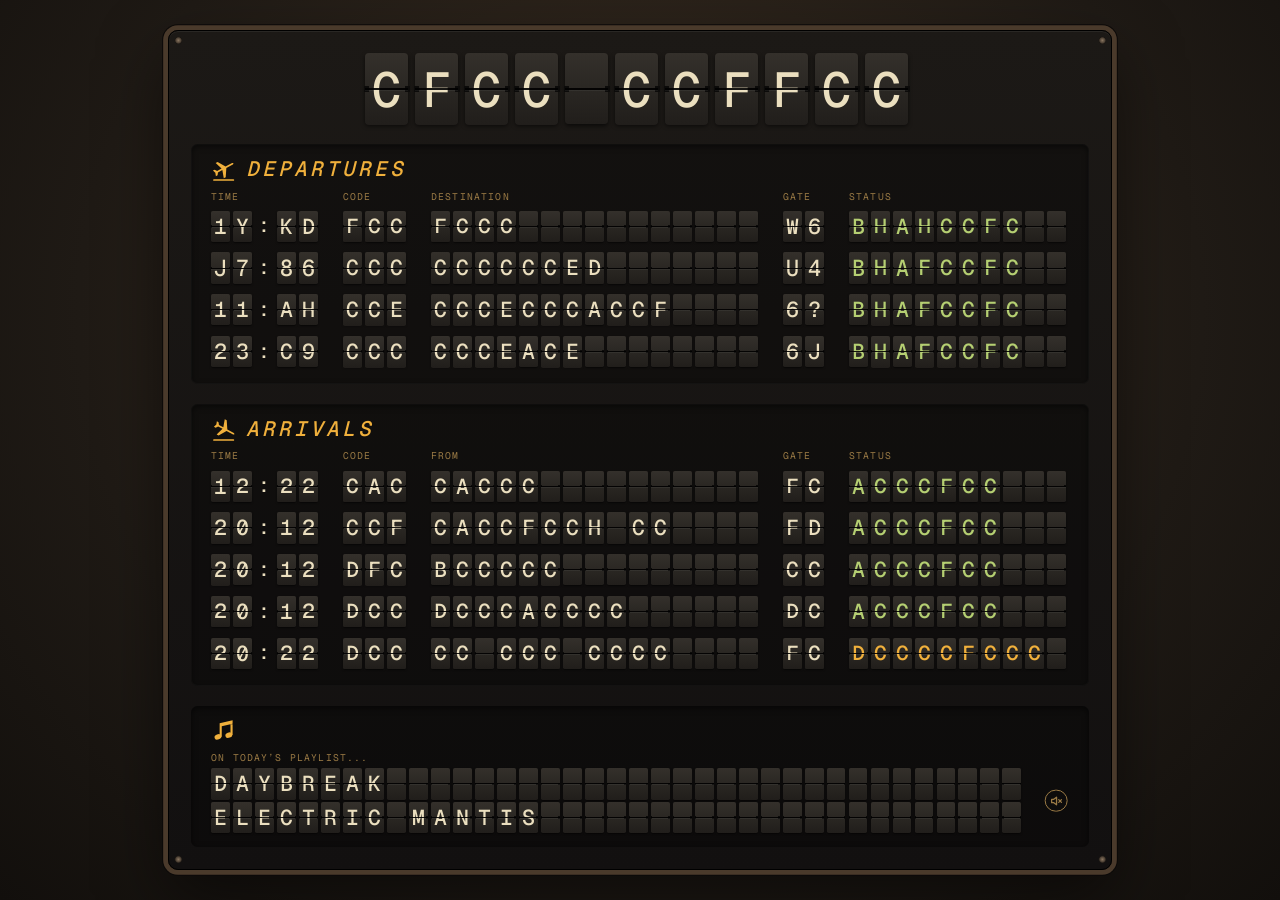
<file: index.html>
<!DOCTYPE html>
<html lang="en">
<head>
<meta charset="UTF-8">
<meta name="viewport" content="width=device-width, initial-scale=1.0">
<title>Hung Nguyen</title>
<meta name="description" content="Hung Nguyen. From Hanoi, via Hanover NH, Berlin and Singapore, now in Ho Chi Minh City.">
<meta name="theme-color" content="#1f1a15">
<link rel="icon" href="data:image/svg+xml,%3Csvg xmlns='http://www.w3.org/2000/svg' viewBox='0 0 32 32'%3E%3Crect x='4' y='1' width='24' height='30' rx='3' fill='%232f2b26'/%3E%3Crect x='4' y='15.5' width='24' height='1.2' fill='%23000'/%3E%3Ctext x='16' y='24.5' font-family='Arial Narrow,Arial,sans-serif' font-weight='700' font-size='23' text-anchor='middle' fill='%23f0b03c'%3EH%3C/text%3E%3C/svg%3E">
<link rel="preconnect" href="https://fonts.googleapis.com">
<link rel="preconnect" href="https://fonts.gstatic.com" crossorigin>
<link rel="stylesheet" href="https://fonts.googleapis.com/css2?family=Geist+Mono:ital,wght@0,300;0,400;0,500;1,500&display=swap">
<link rel="stylesheet" href="assets/board.css">
<script>document.documentElement.classList.add('js')</script>
<script src="assets/playlist.js" defer></script>
<script src="assets/photos.js" defer></script>
<script src="assets/board.js" defer onerror="document.documentElement.classList.remove('js')"></script>
</head>
<body>

<main id="board" class="board"></main>

<div id="source" class="source">
  <h1 data-name="HUNG NGUYEN" data-variants="0,2,3,10|0,5,6,10">Hung Nguyen</h1>

  <!-- Columns on both panels: time, code, place, gate, status.
       data-time="*" (or no data-time) means a rotating nonsense time; gates always rotate. -->
  <section id="arrivals" data-screen="home" data-title="Arrivals" data-icon="arr" data-cols="Time|Code|From|Gate|Status">
    <h2>Arrivals</h2>
    <ol>
      <li data-time="1996" data-code="HAN" data-place="HANOI" data-gate="VN" data-status="ARRIVED" data-greet="XIN CHAO">1996: Hanoi, Vietnam</li>
      <li data-time="2014" data-code="HNV" data-place="HANOVER, NH" data-gate="US" data-status="ARRIVED" data-greet="HELLO">2014: Hanover, New Hampshire (Dartmouth College)</li>
      <li data-time="2016" data-code="SXF" data-place="BERLIN" data-gate="DE" data-status="ARRIVED" data-greet="GUTEN TAG">2016: Berlin, Germany</li>
      <li data-time="2018" data-code="SIN" data-place="SINGAPORE" data-gate="SG" data-status="ARRIVED" data-greet="HELLO">2018: Singapore</li>
      <li data-time="2026" data-code="SGN" data-place="HO CHI MINH" data-gate="VN" data-status="SCHEDULED" data-greet="XIN CHAO">2026: Ho Chi Minh City, Vietnam (current location)</li>
    </ol>
  </section>

  <section id="work" data-screen="work" data-title="Work" data-icon="bag" data-cols="Time|Code|Link|Gate|Status">
    <h2>Work</h2>
    <ol>
      <li data-code="LNK" data-place="LINKEDIN" data-status="ON TIME" data-hover="OPEN"><a href="https://www.linkedin.com/in/hdn18/" target="_blank" rel="noopener">LinkedIn</a></li>
    </ol>
  </section>

  <section id="photography" data-screen="photography" data-title="Photography" data-icon="cam" data-cols="Time|Code|Gallery|Gate|Status">
    <h2>Photography</h2>
    <ol>
      <li data-code="PLC" data-place="PLACES" data-status="ON TIME" data-hover="OPEN"><a href="/#places">Places</a> (photo gallery)</li>
      <li data-code="CAT" data-place="CATS" data-status="ON TIME" data-hover="OPEN"><a href="/#cats">Cats</a> (photo gallery)</li>
    </ol>
  </section>

  <section id="projects" data-screen="projects" data-title="Projects" data-icon="box" data-cols="Time|Code|Project|Gate|Status">
    <h2>Projects</h2>
    <ol>
      <li data-code="BHS" data-place="BETWEEN HOUSES" data-status="ON TIME" data-hover="PLAY"><a href="/between-houses/" target="_blank" rel="noopener">Between Houses</a>, an 8-bit game</li>
    </ol>
  </section>

  <section id="contact" data-screen="contact" data-title="Contact" data-icon="mail" data-cols="Time|Code|Contact|Gate|Status">
    <h2>Contact</h2>
    <ol>
      <li data-code="EML" data-place="HUNG@HNGN.ORG" data-status="ON TIME" data-hover="COPY EMAIL" data-copy="hung@hngn.org" data-done="COPIED"><a href="mailto:hung@hngn.org">hung@hngn.org</a> (copy email address)</li>
    </ol>
  </section>

  <nav id="departures" data-title="Departures" data-cols="Time|Code|Destination|Gate|Status">
    <h2>Departures</h2>
    <ol>
      <li data-code="WRK" data-place="WORK" data-status="BOARDING"><a href="/#work">Work</a></li>
      <li data-code="PRJ" data-place="PROJECTS" data-status="BOARDING"><a href="/#projects">Projects</a></li>
      <li data-code="PHT" data-place="PHOTOGRAPHY" data-status="BOARDING"><a href="/#photography">Photography</a></li>
      <li data-code="CON" data-place="CONTACT" data-status="BOARDING"><a href="/#contact">Contact</a></li>
    </ol>
  </nav>
</div>

</body>
</html>
</file>
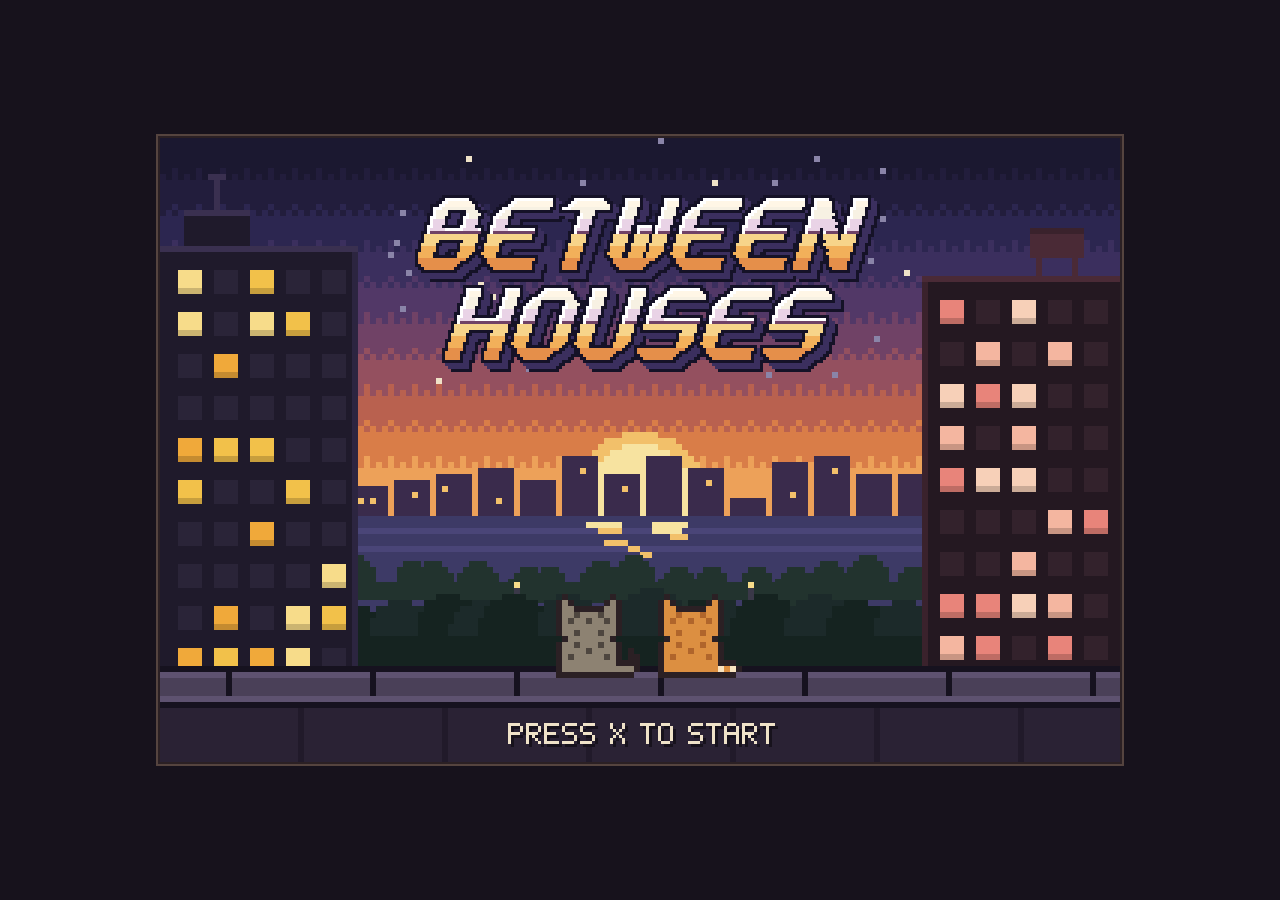
<file: between-houses/index.html>
<!doctype html>
<html lang="en">
  <head>
    <meta charset="utf-8" />
    <meta name="viewport" content="width=device-width, initial-scale=1, viewport-fit=cover, user-scalable=no" />
    <meta name="theme-color" content="#17121c" />
    <title>Between Houses</title>
    <meta name="description" content="An 8-bit adventure about two cats finding a home together. Play it in your browser." />
    <link rel="icon" type="image/png" href="favicon.png" />
    <link rel="canonical" href="https://hngn.org/between-houses/" />
    <meta property="og:type" content="website" />
    <meta property="og:title" content="Between Houses" />
    <meta property="og:description" content="An 8-bit adventure about two cats finding a home together. Play it in your browser." />
    <meta property="og:url" content="https://hngn.org/between-houses/" />
    <meta property="og:image" content="https://hngn.org/between-houses/share.png" />
    <meta property="og:image:width" content="1200" />
    <meta property="og:image:height" content="630" />
    <meta name="twitter:card" content="summary_large_image" />
    <style>
      html,
      body {
        margin: 0;
        height: 100%;
        background: #17121c;
        overflow: hidden;
      }
      #game {
        width: 100vw;
        height: 100vh;
        height: 100dvh;
      }
      .fail {
        margin: 0;
        padding: 24px;
        color: #efe2c8;
        font: 14px/1.5 ui-monospace, Menlo, Consolas, monospace;
      }
    </style>
  </head>
  <body>
    <div id="game"></div>
    <p class="fail" id="fail" hidden>Between Houses could not start in this browser.</p>
    <noscript><p class="fail">Between Houses needs JavaScript to run.</p></noscript>
    <script type="module">
      try {
        const { mount } = await import('./src/main.js');
        mount(document.getElementById('game'));
      } catch (e) {
        document.getElementById('fail').hidden = false;
      }
    </script>
  </body>
</html>
</file>
<file: assets/board.css>
*, *::before, *::after { box-sizing: border-box; }
html { -webkit-text-size-adjust: 100%; }

:root {
  color-scheme: dark;
  --bg: #1f1a15;
  --bg-glow: #3b2d20;
  --frame-hi: #1c1916;
  --frame-lo: #121010;
  --bezel: #4a3a2b;
  --well: rgba(0, 0, 0, .3);
  --tile-hi: #34302b;
  --tile-mid: #2a2723;
  --tile-lo: #211e1b;
  --glyph: #ebdfbf;
  --amber: #f0b03c;
  --amber-dim: #9a7a45;
  --green: #b5cf72;
  --rust: #e8764a;
  --lamp: #ff9f2e;
  --font-tile: "Geist Mono", ui-monospace, "SF Mono", Menlo, Consolas, monospace;
  --font-label: "Geist Mono", ui-monospace, "SF Mono", Menlo, Consolas, monospace;
  --tw: 24px;
  --hw: 52px;
}

body {
  margin: 0;
  min-height: 100vh;
  min-height: 100dvh;
  display: flex;
  align-items: center;
  justify-content: center;
  padding: 24px;
  background: var(--bg) radial-gradient(ellipse at 50% 35%, var(--bg-glow) 0%, var(--bg) 62%, #120f0c 100%) fixed;
  color: var(--glyph);
  font-family: var(--font-label);
}
@media (max-width: 639px) { body { padding: 8px; } }

.sr {
  position: absolute !important;
  width: 1px; height: 1px;
  overflow: hidden;
  clip-path: inset(50%);
  white-space: nowrap;
}

/* ---------- no-JS fallback ---------- */
.source { max-width: 560px; line-height: 1.5; }
.source h1 { color: var(--amber); font-weight: 600; letter-spacing: .08em; text-transform: uppercase; margin: 0 0 1rem; }
.source h2 { color: var(--amber-dim); font-weight: 500; font-size: 1rem; letter-spacing: .16em; text-transform: uppercase; margin: 1.5rem 0 .4rem; }
.source ol { margin: 0; padding: 0; list-style: none; }
.source li:empty { display: none; }
.source a { color: var(--glyph); }
.source [data-ticker] { display: none; }
.js .source { display: none; }

/* ---------- board ---------- */
.board { display: none; }
.js .board {
  /* defined here, where --tw is set, so they scale with the board */
  --cg: var(--tw); /* gap between blocks: one empty tile slot */
  --px: calc(var(--tw) * .9); /* inset from a well's edge to its first tile slot */
  display: flex;
  flex-direction: column;
  gap: calc(var(--tw) * .9);
  max-width: 100%;
  padding: calc(var(--tw) * 1);
  border-radius: calc(var(--tw) * .45);
  border: 1px solid #000;
  --screw: radial-gradient(circle, #8a7660 0, #4b3f33 calc(var(--tw) * .12), #1a1612 calc(var(--tw) * .16), transparent calc(var(--tw) * .19));
  background:
    var(--screw) calc(var(--tw) * .2) calc(var(--tw) * .2) / calc(var(--tw) * .4) calc(var(--tw) * .4) no-repeat,
    var(--screw) calc(100% - var(--tw) * .2) calc(var(--tw) * .2) / calc(var(--tw) * .4) calc(var(--tw) * .4) no-repeat,
    var(--screw) calc(var(--tw) * .2) calc(100% - var(--tw) * .2) / calc(var(--tw) * .4) calc(var(--tw) * .4) no-repeat,
    var(--screw) calc(100% - var(--tw) * .2) calc(100% - var(--tw) * .2) / calc(var(--tw) * .4) calc(var(--tw) * .4) no-repeat,
    linear-gradient(180deg, var(--frame-hi), var(--frame-lo));
  box-shadow:
    0 0 0 calc(var(--tw) * .22) var(--bezel),
    0 0 0 calc(var(--tw) * .22 + 1px) #0b0908,
    inset 0 1px 0 rgba(255, 255, 255, .06),
    0 calc(var(--tw) * 1.2) calc(var(--tw) * 3) rgba(0, 0, 0, .55);
}

/* header */
.head { display: flex; justify-content: center; }
.h1 { margin: 0; font-size: inherit; font-weight: inherit; }
.name { display: flex; text-decoration: none; color: inherit; border-radius: 4px; outline: none; }
.name:focus-visible { box-shadow: 0 0 0 2px var(--amber); }
.name .tile { --s: var(--hw); }
.js .board[data-mode="compact"] { padding: calc(var(--tw) * .35); --px: calc(var(--tw) * .6); }

/* panels */
.panel {
  margin: 0;
  background: var(--well);
  border-radius: calc(var(--tw) * .3);
  padding: calc(var(--tw) * .5) calc(var(--tw) * .6) calc(var(--tw) * .6);
  box-shadow: inset 0 2px 6px rgba(0, 0, 0, .6), inset 0 0 0 1px rgba(255, 255, 255, .03);
}
[data-mode="compact"] .panel { padding: calc(var(--tw) * .4) calc(var(--tw) * .3) calc(var(--tw) * .5); }

.ptitle {
  display: flex;
  align-items: center;
  gap: calc(var(--tw) * .45);
  min-height: calc(var(--tw) * 1.3);
  margin: 0 calc(var(--tw) * .3) calc(var(--tw) * .35);
  color: var(--amber);
  transition: opacity .15s;
}
.ptitle.fade { opacity: 0; }
.ptitle svg { width: calc(var(--tw) * 1.15); height: calc(var(--tw) * 1.15); fill: currentColor; flex: none; }
.ptitle svg:empty { display: none; }
.ptitle h2 { margin: 0; font: italic 500 calc(var(--tw) * .95)/1 var(--font-label); letter-spacing: .14em; text-transform: uppercase; }
.back {
  margin-left: auto;
  font: 500 calc(var(--tw) * .5)/1 var(--font-label);
  letter-spacing: .14em;
  text-transform: uppercase;
  color: var(--amber);
  background: transparent;
  border: 1px solid var(--amber-dim);
  border-radius: 999px;
  padding: calc(var(--tw) * .22) calc(var(--tw) * .5);
  cursor: pointer;
}
.back:hover, .back:focus-visible { background: rgba(240, 176, 60, .12); outline: none; }
.back[hidden] { display: none; }

.cols {
  display: flex;
  gap: var(--cg);
  padding: 0 calc(var(--tw) * .3);
  margin-bottom: calc(var(--tw) * .25);
  font: 400 calc(var(--tw) * .44)/1 var(--font-label);
  letter-spacing: .12em;
  text-transform: uppercase;
  color: var(--amber-dim);
  transition: opacity .15s;
}
.cols.fade { opacity: 0; }
.cols span { flex: none; white-space: nowrap; }

.l-time, .c-time { width: calc(var(--tw) * 5); }   /* 4 tiles + the colon's slot */
.l-place, .c-place { width: calc(var(--tw) * 15); }
.l-code, .c-code { width: calc(var(--tw) * 3); }
.l-gate, .c-gate { width: calc(var(--tw) * 2); }
.l-status, .c-status { width: calc(var(--tw) * 10); }
.l-lamp, .c-lamp { width: var(--tw); }
.c-lamp { justify-content: center; padding-right: calc(var(--tw) * .14); }
.lamp { width: calc(var(--tw) * .6); }

.rows { list-style: none; margin: 0; padding: 0; display: flex; flex-direction: column; gap: calc(var(--tw) * .12); }
.row {
  position: relative;
  display: flex;
  align-items: center;
  gap: var(--cg);
  padding: calc(var(--tw) * .18) calc(var(--tw) * .3);
  border-radius: calc(var(--tw) * .2);
  transition: background-color .2s;
}
.row.hover { background: rgba(240, 176, 60, .09); }
.row.sel, .row.sel.hover { background: none; }
.cell { display: flex; flex: none; align-items: center; }
.hit { position: absolute; inset: 0; z-index: 5; border-radius: inherit; outline: none; -webkit-tap-highlight-color: transparent; }
.hit[href], .hit[role="button"] { cursor: pointer; }
.hit:focus-visible { box-shadow: 0 0 0 2px var(--amber); }

.colon {
  flex: none;
  width: calc(var(--tw) * .86);
  margin-right: calc(var(--tw) * .14);
  text-align: center;
  font: 500 calc(var(--tw) * .9)/1 var(--font-tile);
  color: var(--glyph);
}

/* lamps */
.lamp {
  flex: none;
  height: calc(var(--tw) * .6);
  border-radius: 50%;
  background: #2b2520;
  box-shadow: inset 0 1px 2px rgba(0, 0, 0, .8), 0 0 0 1px rgba(0, 0, 0, .5);
}
.lamp.on, .lamp.blink {
  background: radial-gradient(circle at 40% 35%, #ffe2a8, var(--lamp) 55%, #a65a12);
  box-shadow: 0 0 calc(var(--tw) * .5) rgba(255, 159, 46, .55), 0 0 0 1px rgba(0, 0, 0, .5);
}
.lamp.go { background: radial-gradient(circle at 40% 35%, #f0ffc8, var(--green) 55%, #5c7426); box-shadow: 0 0 calc(var(--tw) * .45) rgba(181, 207, 114, .45), 0 0 0 1px rgba(0, 0, 0, .5); }
.lamp.dim { background: radial-gradient(circle at 40% 35%, #8a5a40, #5a3322 60%, #2f1c14); }
.lamp.blink { animation: lamp 1.7s ease-in-out infinite; }
@keyframes lamp { 0%, 100% { opacity: 1; } 50% { opacity: .25; } }

/* ---------- split-flap tile ---------- */
.tile {
  --s: var(--tw);
  position: relative;
  flex: none;
  display: inline-block;
  width: calc(var(--s) * .86);
  height: calc(var(--s) * 1.42);
  margin-right: calc(var(--s) * .14);
  perspective: calc(var(--s) * 6);
  font: 500 calc(var(--s) * .98)/1 var(--font-tile);
  color: var(--glyph);
  border-radius: calc(var(--s) * .08);
  box-shadow: 0 calc(var(--s) * .04) calc(var(--s) * .08) rgba(0, 0, 0, .6);
}
.tile .h {
  position: absolute;
  left: 0; right: 0;
  height: 50%;
  overflow: hidden;
  backface-visibility: hidden;
}
.tile .t, .tile .ft { top: 0; border-radius: calc(var(--s) * .08) calc(var(--s) * .08) 0 0; background: linear-gradient(180deg, var(--tile-hi), var(--tile-mid)); }
.tile .b, .tile .fb { bottom: 0; border-radius: 0 0 calc(var(--s) * .08) calc(var(--s) * .08); background: linear-gradient(180deg, var(--tile-mid), var(--tile-lo)); }
.tile .h b {
  position: absolute;
  left: 0; right: 0;
  height: 200%;
  display: flex;
  align-items: center;
  justify-content: center;
  font-weight: inherit;
  padding-top: calc(var(--s) * .02);
}
.tile .t b, .tile .ft b { top: 0; }
.tile .b b, .tile .fb b { bottom: 0; }
.tile .ft { z-index: 2; transform-origin: 50% 100%; visibility: hidden; background: linear-gradient(180deg, var(--tile-mid), var(--tile-lo)); }
.tile .fb { z-index: 2; transform-origin: 50% 0; transform: rotateX(90deg); visibility: hidden; }
.tile.flipping .ft, .tile.flipping .fb { visibility: visible; }
/* hinge */
.tile::after {
  content: "";
  position: absolute;
  left: 0; right: 0;
  top: calc(50% - .5px);
  height: 1px;
  z-index: 3;
  background: rgba(0, 0, 0, .9);
  box-shadow: 0 1px 0 rgba(255, 255, 255, .05);
}
.name .tile.lit { color: var(--amber); }
/* phones: the thinnest hinge the screen can draw, so middle strokes (E, F, H, A) stay visible */
[data-mode="compact"] .tile::after { top: calc(50% - .25px); height: .5px; box-shadow: none; background: rgba(0, 0, 0, .8); }
@media (min-resolution: 3dppx) {
  [data-mode="compact"] .tile::after { top: calc(50% - .17px); height: .34px; }
}
/* the name's large tiles: hinge scales with the tile */
.name .tile::after { height: calc(var(--s) * .04); top: calc(50% - var(--s) * .02); }
/* side pins */
.tile::before {
  content: "";
  position: absolute;
  z-index: 3;
  left: calc(var(--s) * -.03); right: calc(var(--s) * -.03);
  top: calc(50% - var(--s) * .06);
  height: calc(var(--s) * .12);
  background: linear-gradient(90deg, #0c0b0a 0 10%, transparent 10% 90%, #0c0b0a 90%);
}

.tone-green .tile { color: var(--green); }
.tone-amber .tile { color: var(--amber); }
.tone-rust .tile { color: var(--rust); }

/* ---------- on today's playlist ---------- */
/* same inset and slot grid as the rows above: song tiles start at the first slot, the sound
   button sits in the last slot (in line with the status column, or the lamps on phones) */
.ticker {
  padding: calc(var(--tw) * .5) var(--px) calc(var(--tw) * .6);
  background: var(--well);
  border-radius: calc(var(--tw) * .3);
  box-shadow: inset 0 2px 6px rgba(0, 0, 0, .6);
}
.ticker[hidden] { display: none; }
.tk-lbl {
  margin-bottom: calc(var(--tw) * .25);
  font: 400 calc(var(--tw) * .44)/1 var(--font-label);
  letter-spacing: .12em;
  text-transform: uppercase;
  color: var(--amber-dim);
  white-space: nowrap;
}
.ticker .ptitle { margin-left: 0; margin-right: 0; } /* the block is already inset to the first slot */
.tk-body { display: flex; align-items: center; gap: var(--cg); }
.tk-link { position: relative; display: flex; border-radius: calc(var(--tw) * .2); transition: background-color .2s, box-shadow .2s; }
.tk-link.hover { background: rgba(240, 176, 60, .09); box-shadow: 0 0 0 calc(var(--tw) * .2) rgba(240, 176, 60, .09); }
.tk-lines { flex: none; display: flex; flex-direction: column; gap: calc(var(--tw) * .12); }
.tk-line { display: flex; }
/* the button keeps the last tile slot (so it lines up with the column above) but draws a ring
   the same height and border as the Back button, centred on that slot */
.snd {
  --ring: calc(var(--tw) * .94 + 2px); /* Back button: .5 font + 2 x .22 padding + 2 x 1px border */
  flex: none;
  position: relative;
  width: calc(var(--tw) * .86);
  height: calc(var(--tw) * .86);
  margin-right: calc(var(--tw) * .14);
  padding: 0;
  color: var(--amber-dim);
  background: transparent;
  border: 0;
  cursor: pointer;
}
.snd::before {
  content: "";
  position: absolute;
  left: 50%; top: 50%;
  width: var(--ring); height: var(--ring);
  transform: translate(-50%, -50%);
  border: 1px solid var(--amber-dim);
  border-radius: 50%;
  transition: background-color .2s;
}
.snd::after { content: ""; position: absolute; inset: calc(var(--tw) * -.5); } /* easier to tap */
.snd svg {
  position: absolute;
  left: 50%; top: 50%;
  width: calc(var(--ring) * .58); height: calc(var(--ring) * .58);
  transform: translate(-50%, -50%);
  fill: none; stroke: currentColor; stroke-width: 2.4; stroke-linecap: round; stroke-linejoin: round;
}
.snd .on-only { display: none; }
.snd[aria-pressed="true"] { color: var(--amber); }
.snd[aria-pressed="true"]::before { border-color: var(--amber); }
.snd[aria-pressed="true"] .on-only { display: inline; }
.snd[aria-pressed="true"] .off-only { display: none; }
.snd:focus-visible { outline: none; }
.snd:hover::before, .snd:focus-visible::before { background: rgba(240, 176, 60, .12); }

@media (prefers-reduced-motion: reduce) {
  .lamp.blink { animation: none; }
  .ptitle, .cols, .row { transition: none; }
}

/* ---------- photo galleries ---------- */
/* shown in place of the panels; same width as the board's rows so the frame doesn't jump */
.gallery { display: none; }
.board.gal .panel, .board.gal .ticker { display: none; }
.board.gal .gallery {
  display: block;
  width: calc(var(--tw) * var(--slots) + 2 * var(--px));
  max-width: 100%;
  padding: calc(var(--tw) * .5) var(--px) calc(var(--tw) * .6);
  background: var(--well);
  border-radius: calc(var(--tw) * .3);
  box-shadow: inset 0 2px 6px rgba(0, 0, 0, .6), inset 0 0 0 1px rgba(255, 255, 255, .03);
}
.gallery .ptitle { margin-left: 0; margin-right: 0; }
.gal-count { font: 400 calc(var(--tw) * .44)/1 var(--font-label); letter-spacing: .12em; text-transform: uppercase; color: var(--amber-dim); position: relative; top: calc(var(--tw) * .1); }
.gallery [hidden] { display: none !important; }

.gal-grid { display: grid; grid-template-columns: repeat(4, 1fr); gap: calc(var(--tw) * .5); perspective: calc(var(--tw) * 40); }
[data-mode="compact"] .gal-grid { grid-template-columns: repeat(2, 1fr); gap: calc(var(--tw) * .6); }
.thumb {
  position: relative;
  display: block;
  aspect-ratio: 3 / 2;
  overflow: hidden;
  border-radius: calc(var(--tw) * .12);
  background: var(--tile-lo);
  box-shadow: 0 calc(var(--tw) * .05) calc(var(--tw) * .15) rgba(0, 0, 0, .6);
  outline: none;
  transform-origin: 50% 0;
  perspective: calc(var(--tw) * 25);
}
/* a slot is a split-flap tile made of photo halves (same build as the letter tiles). At rest only
   the whole photo shows; the halves appear just while a flap runs, so no seam shows on phones. */
.thumb .whole { position: absolute; inset: 0; overflow: hidden; }
.thumb .whole i { position: absolute; inset: 0; background: var(--tile-lo) center / cover no-repeat; transition: transform .3s; }
.thumb .ph { position: absolute; left: 0; right: 0; height: 50%; overflow: hidden; backface-visibility: hidden; visibility: hidden; }
.thumb .t, .thumb .ft { top: 0; }
.thumb .b, .thumb .fb { bottom: 0; }
.thumb .ph i { position: absolute; left: 0; right: 0; height: 200%; background: var(--tile-lo) center / cover no-repeat; }
.thumb .t i, .thumb .ft i { top: 0; }
.thumb .b i, .thumb .fb i { bottom: 0; }
.thumb .ft { z-index: 2; transform-origin: 50% 100%; }
.thumb .fb { z-index: 2; transform-origin: 50% 0; transform: rotateX(90deg); }
.thumb.flipping .ph { visibility: visible; }
.thumb.flipping .whole { visibility: hidden; }
.thumb.flipping .ft i { filter: brightness(.7); }
.thumb.flipping::after { content: ""; position: absolute; z-index: 3; left: 0; right: 0; top: calc(50% - .5px); height: 1px; background: rgba(0, 0, 0, .7); }
.thumb:hover .whole i, .thumb:focus-visible .whole i { transform: scale(1.03); }
.thumb:focus-visible, .thumb:hover { box-shadow: 0 0 0 2px var(--amber), 0 calc(var(--tw) * .05) calc(var(--tw) * .15) rgba(0, 0, 0, .6); }
/* thumbnails drop in like flaps when a gallery opens */
.gal-grid.flipin .thumb { animation: flapin .45s cubic-bezier(.3, 1.3, .5, 1) both; animation-delay: calc(var(--i) * 35ms); }
@keyframes flapin { from { transform: rotateX(-88deg); opacity: 0; } to { transform: none; opacity: 1; } }

.stage { position: relative; display: flex; align-items: center; justify-content: center; background: #050404; border-radius: calc(var(--tw) * .12); overflow: hidden; touch-action: pan-y; user-select: none; }
/* each photo sits in a warm white mat, like a mounted print */
.stage .photo {
  --mat: max(10px, calc(var(--tw) * .9));
  display: block;
  box-sizing: border-box;
  max-width: calc(100% - var(--tw) * 2.1); /* 1.5 x 1.4: 3:2 landscapes end up the same height as portraits */
  max-height: calc(100% - var(--tw) * 1.4); /* so the mat always ends .7 tile above the photo area's bottom */
  width: auto; height: auto;
  padding: var(--mat);
  background: #f1ece0;
  box-shadow: 0 0 0 1px rgba(0, 0, 0, .35), 0 calc(var(--tw) * .15) calc(var(--tw) * .7) rgba(0, 0, 0, .75);
  transition: opacity .25s;
}
.stage .photo.loading { opacity: 0; }
/* previous / next sit centred under the photo, between it and the caption tiles */
.gal-ctrl { display: flex; justify-content: center; gap: calc(var(--tw) * 1.2); margin-top: calc(var(--tw) * .3); } /* .7 + .3 above = 1.0 below */
.gal-nav {
  display: grid;
  place-items: center;
  width: calc(var(--tw) * 1.6);
  height: calc(var(--tw) * 1.6);
  min-width: 34px;
  min-height: 34px;
  padding: 0;
  color: var(--amber);
  background: transparent;
  border: 1px solid var(--amber-dim);
  border-radius: 50%;
  cursor: pointer;
  transition: background-color .2s, border-color .2s;
}
.gal-nav svg { width: 55%; height: 55%; fill: none; stroke: currentColor; stroke-width: 2.2; stroke-linecap: round; stroke-linejoin: round; }
.gal-nav:hover, .gal-nav:focus-visible { background: rgba(240, 176, 60, .12); border-color: var(--amber); outline: none; }
.gal-cap { display: flex; margin-top: calc(var(--tw) * 1); }

@media (prefers-reduced-motion: reduce) {
  .gal-grid.flipin .thumb { animation: none; }
  .thumb .whole i, .stage .photo { transition: none; }
}
</file>
